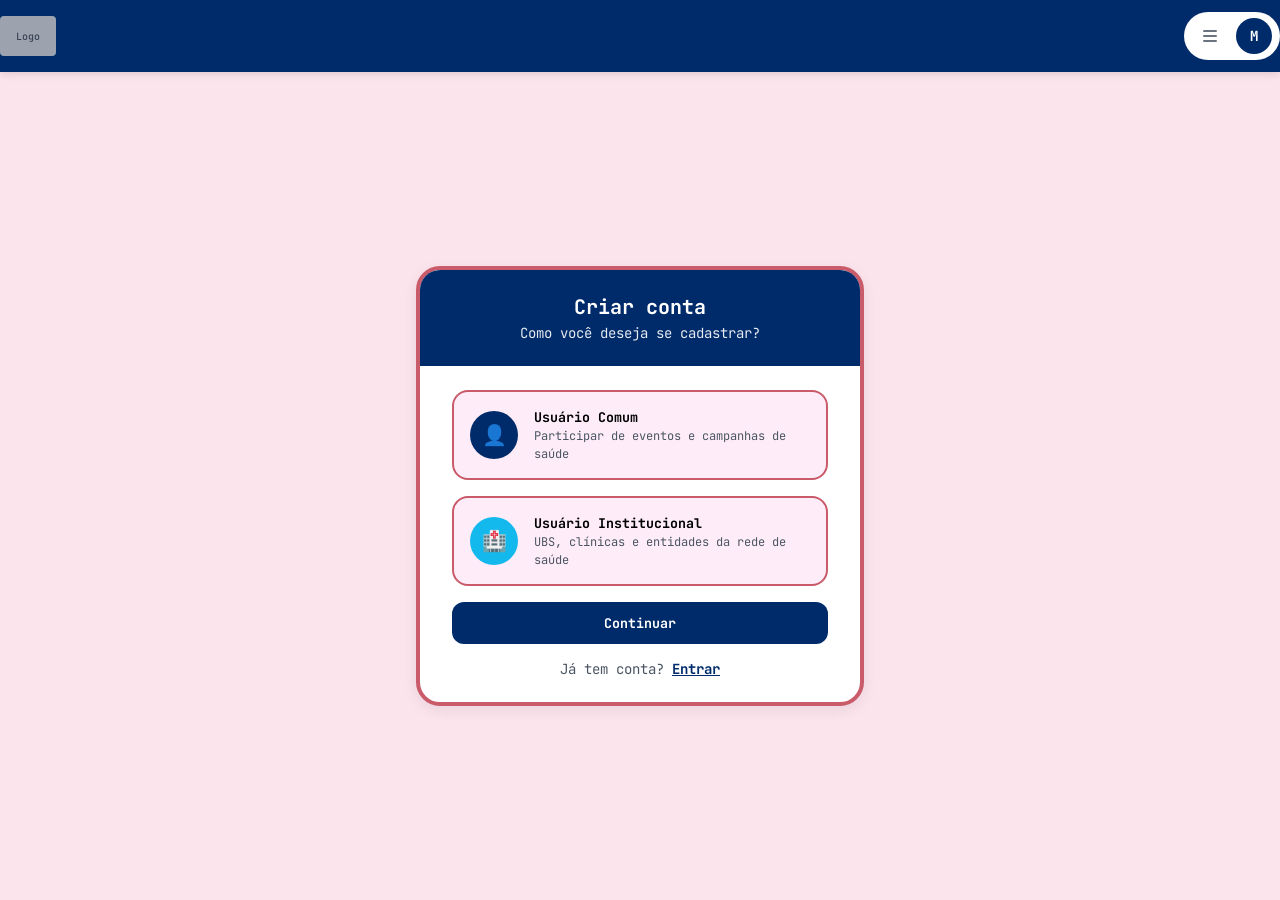
<file: cadastro.html>
<!DOCTYPE html>
<html lang="pt-BR">
<head>
  <meta charset="UTF-8" />
  <meta name="viewport" content="width=device-width, initial-scale=1.0" />
  <title>Cadastro — Hub Saúde</title>
  <link rel="stylesheet" href="css/global.css" />
  <link rel="stylesheet" href="css/cadastro.css" />
</head>
<body class="page-cadastro page-layout--centered">
  <div id="header-root"></div>

  <main>
    <section id="step-tipo" class="hub-card-auth">
      <div class="hub-card-auth-header">
        <h1>Criar conta</h1>
        <p>Como você deseja se cadastrar?</p>
      </div>
      <div class="hub-card-auth-body cadastro-tipo-list">
        <button type="button" data-tipo="comum" class="cadastro-tipo-btn">
          <span class="cadastro-tipo-btn__icon cadastro-tipo-btn__icon--comum" aria-hidden="true">👤</span>
          <div>
            <span class="cadastro-tipo-btn__title">Usuário Comum</span>
            <span class="cadastro-tipo-btn__desc">Participar de eventos e campanhas de saúde</span>
          </div>
        </button>
        <button type="button" data-tipo="institucional" class="cadastro-tipo-btn">
          <span class="cadastro-tipo-btn__icon cadastro-tipo-btn__icon--inst" aria-hidden="true">🏥</span>
          <div>
            <span class="cadastro-tipo-btn__title">Usuário Institucional</span>
            <span class="cadastro-tipo-btn__desc">UBS, clínicas e entidades da rede de saúde</span>
          </div>
        </button>
        <button type="button" id="btn-continuar-tipo" class="hub-btn hub-btn--primary hub-btn--block">Continuar</button>
        <p class="cadastro-login-link">
          Já tem conta? <a href="login.html" class="hub-link">Entrar</a>
        </p>
      </div>
    </section>

    <section id="step-form" class="hub-card-auth is-hidden">
      <div class="hub-card-auth-header">
        <h2>Dados de cadastro</h2>
        <p>Perfil: <span id="tipo-selecionado-label" class="cadastro-perfil-label">—</span></p>
      </div>
      <form id="form-cadastro" class="hub-card-auth-body hub-form">
        <div id="campos-dinamicos"></div>
        <div class="cadastro-step-actions">
          <button type="button" id="btn-voltar" class="hub-btn hub-btn--outline">Voltar</button>
          <button type="submit" class="hub-btn hub-btn--primary">Finalizar</button>
        </div>
      </form>
    </section>

    <section id="step-sucesso" class="hub-card-auth cadastro-sucesso is-hidden">
      <div class="cadastro-sucesso__emoji" aria-hidden="true">✅</div>
      <h2>Cadastro realizado!</h2>
      <p>Sua conta foi criada com sucesso (simulação).</p>
      <button type="button" id="btn-ir-login" class="hub-btn hub-btn--primary hub-btn--block">Ir para o login</button>
      <a href="index.html" class="hub-link">Explorar eventos sem login</a>
    </section>
  </main>

  <script type="module" src="js/pages/cadastro.js"></script>
</body>
</html>
</file>
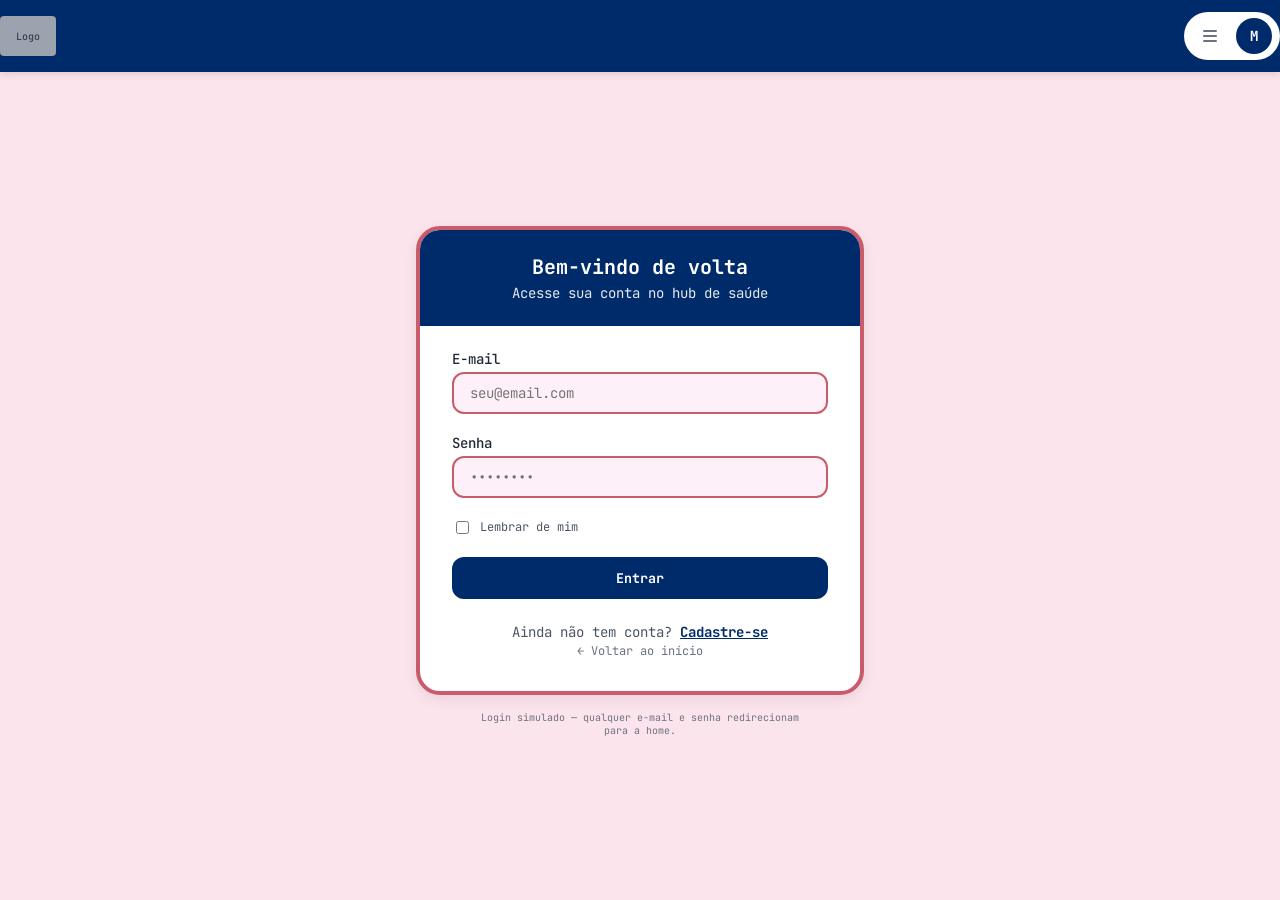
<file: login.html>
<!DOCTYPE html>
<html lang="pt-BR">
<head>
  <meta charset="UTF-8" />
  <meta name="viewport" content="width=device-width, initial-scale=1.0" />
  <title>Entrar — Hub Saúde</title>
  <link rel="stylesheet" href="css/global.css" />
  <link rel="stylesheet" href="css/login.css" />
</head>
<body class="page-login page-layout--centered">
  <div id="header-root"></div>

  <main>
    <div class="auth-wrapper">
      <div class="hub-card-auth">
        <div class="hub-card-auth-header">
          <h1>Bem-vindo de volta</h1>
          <p>Acesse sua conta no hub de saúde</p>
        </div>

        <form id="form-login" class="hub-card-auth-body hub-form">
          <div>
            <label for="email" class="hub-label">E-mail</label>
            <input id="email" name="email" type="email" required autocomplete="email" class="hub-input" placeholder="seu@email.com" />
          </div>
          <div>
            <label for="senha" class="hub-label">Senha</label>
            <input id="senha" name="senha" type="password" required minlength="6" autocomplete="current-password" class="hub-input" placeholder="••••••••" />
          </div>
          <label class="hub-checkbox-row">
            <input type="checkbox" />
            Lembrar de mim
          </label>
          <button type="submit" class="hub-btn hub-btn--primary hub-btn--block">Entrar</button>
        </form>

        <div class="hub-card-auth-footer">
          <p>
            Ainda não tem conta?
            <a href="cadastro.html" class="hub-link">Cadastre-se</a>
          </p>
          <a href="index.html" class="hub-link--muted">← Voltar ao início</a>
        </div>
      </div>

      <p class="hub-footer-note">
        Login simulado — qualquer e-mail e senha redirecionam para a home.
      </p>
    </div>
  </main>

  <script type="module" src="js/pages/login.js"></script>
</body>
</html>
</file>
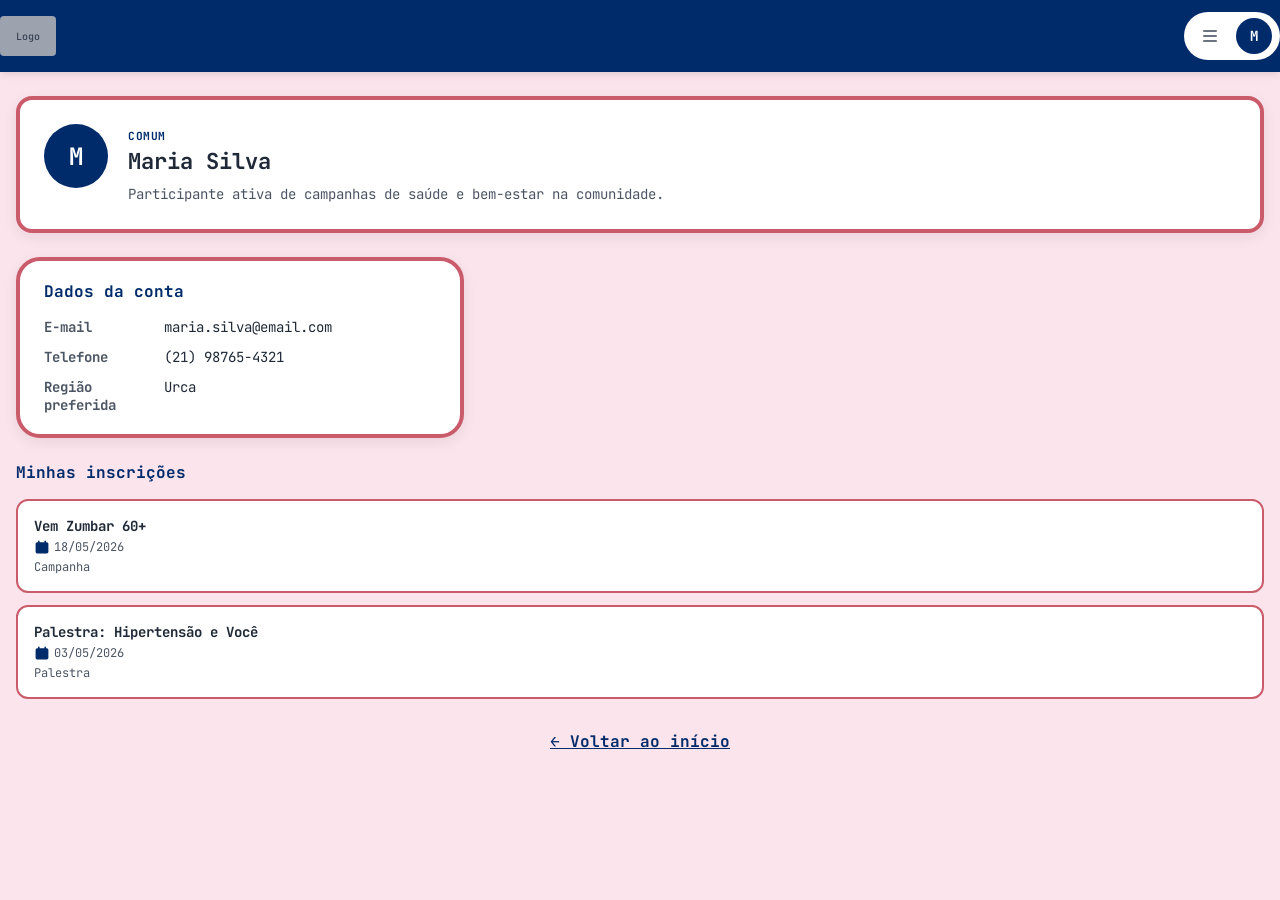
<file: perfil.html>
<!DOCTYPE html>
<html lang="pt-BR">
<head>
  <meta charset="UTF-8" />
  <meta name="viewport" content="width=device-width, initial-scale=1.0" />
  <title>Meu Perfil — Hub Saúde</title>
  <link rel="stylesheet" href="css/global.css" />
  <link rel="stylesheet" href="css/perfil.css" />
</head>
<body class="page-perfil">
  <div id="header-root"></div>

  <main class="hub-container perfil-main">
    <header class="perfil-header">
      <div id="perfil-avatar" class="perfil-avatar">M</div>
      <div class="perfil-header__info">
        <span id="perfil-tipo" class="perfil-tipo">—</span>
        <h1 id="perfil-nome">—</h1>
        <p id="perfil-bio" class="perfil-bio"></p>
      </div>
    </header>

    <section class="perfil-dados hub-card-auth">
      <h2 class="perfil-secao-titulo">Dados da conta</h2>
      <dl class="perfil-dl" id="perfil-dados-lista"></dl>
    </section>

    <section id="perfil-secao-inscricoes" class="perfil-secao is-hidden">
      <h2 class="perfil-secao-titulo">Minhas inscrições</h2>
      <div id="perfil-inscricoes" class="perfil-lista-cards"></div>
    </section>

    <section id="perfil-secao-gerenciados" class="perfil-secao is-hidden">
      <h2 class="perfil-secao-titulo">Eventos gerenciados</h2>
      <div id="perfil-gerenciados" class="perfil-lista-cards"></div>
    </section>

    <section id="perfil-secao-admin" class="perfil-secao is-hidden">
      <h2 class="perfil-secao-titulo">Painel administrativo</h2>
      <ul id="perfil-permissoes" class="perfil-permissoes"></ul>
      <div class="perfil-admin-stats">
        <div class="perfil-stat"><span class="perfil-stat__num">6</span><span class="perfil-stat__label">Eventos ativos</span></div>
        <div class="perfil-stat"><span class="perfil-stat__num">3</span><span class="perfil-stat__label">Postos mapeados</span></div>
        <div class="perfil-stat"><span class="perfil-stat__num">128</span><span class="perfil-stat__label">Inscrições (mock)</span></div>
      </div>
    </section>

    <p class="perfil-voltar">
      <a href="index.html" class="hub-link">← Voltar ao início</a>
    </p>
  </main>

  <script type="module" src="js/pages/perfil.js"></script>
</body>
</html>
</file>
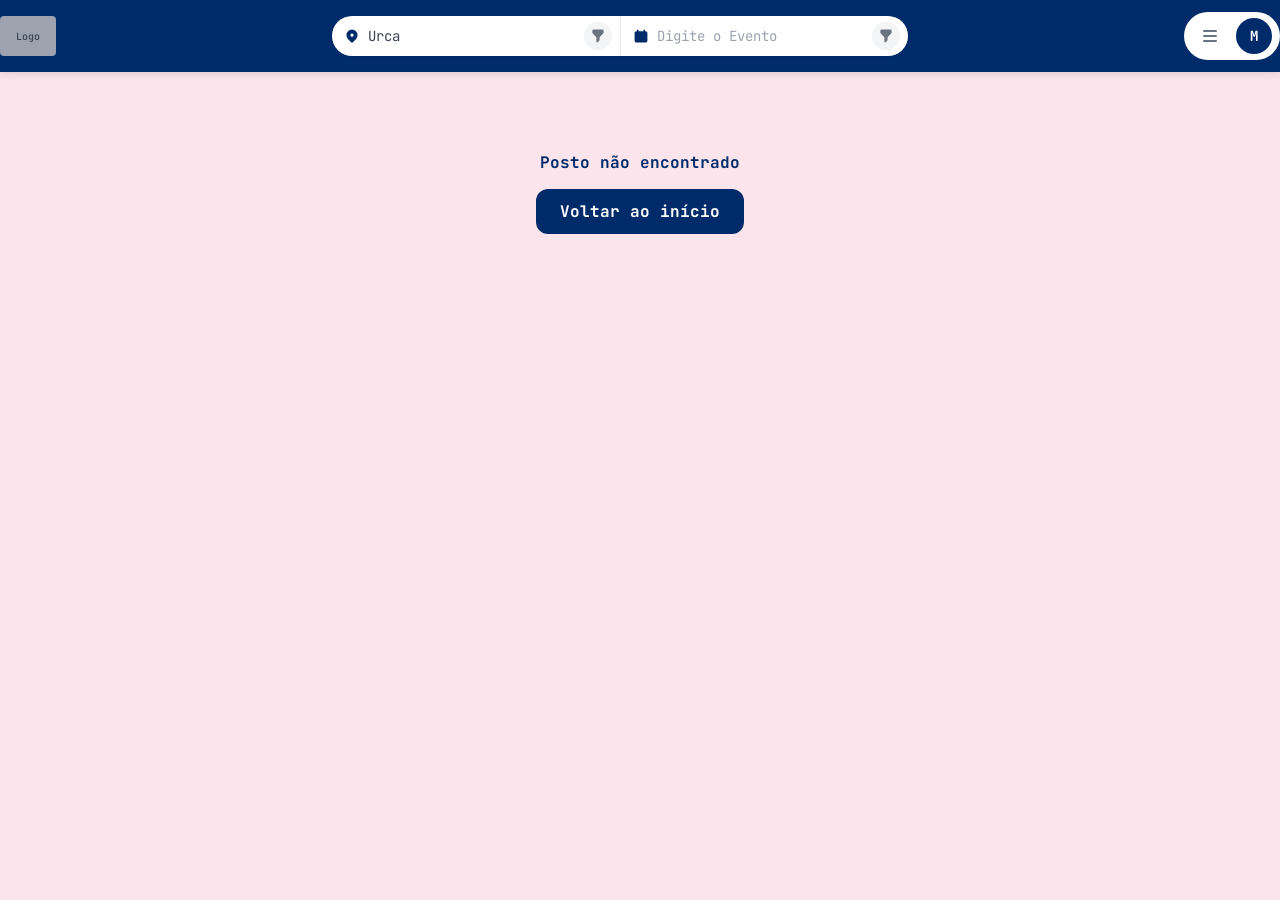
<file: posto.html>
<!DOCTYPE html>
<html lang="pt-BR">
<head>
  <meta charset="UTF-8" />
  <meta name="viewport" content="width=device-width, initial-scale=1.0" />
  <title>Posto de Saúde — Hub Saúde</title>
  <link rel="stylesheet" href="css/global.css" />
  <link rel="stylesheet" href="css/posto.css" />
</head>
<body class="page-posto">
  <div id="header-root"></div>

  <div id="posto-erro" class="posto-erro is-hidden">
    <p>Posto não encontrado</p>
    <a href="index.html" class="hub-btn hub-btn--primary">Voltar ao início</a>
  </div>

  <main id="posto-conteudo" class="hub-container posto-main">
    <div class="posto-hero">
      <div class="posto-hero__icon" aria-hidden="true"></div>
      <div>
        <span id="posto-tag" class="hub-tag">Posto de saúde</span>
        <h1 id="posto-nome" class="posto-hero__titulo">—</h1>
        <p id="posto-endereco" class="posto-hero__meta"></p>
      </div>
    </div>

    <section class="posto-info-grid">
      <div class="posto-card">
        <h2>Horário de funcionamento</h2>
        <p id="posto-horario"></p>
      </div>
      <div class="posto-card">
        <h2>Serviços</h2>
        <ul id="posto-servicos" class="posto-servicos"></ul>
      </div>
    </section>

    <section class="posto-descricao">
      <h2>Sobre o posto</h2>
      <p id="posto-descricao"></p>
    </section>

    <section class="posto-eventos">
      <h2>Eventos nesta região</h2>
      <div id="posto-eventos-lista" class="posto-eventos-lista"></div>
    </section>

    <p class="posto-voltar">
      <a href="index.html" class="hub-link">← Voltar para o mapa</a>
    </p>
  </main>

  <script type="module" src="js/pages/posto.js"></script>
</body>
</html>
</file>
<file: css/global.css>
/* ==========================================================================
   Hub Saúde — estilos globais (elementos compartilhados)
   ========================================================================== */
@import url('https://fonts.googleapis.com/css2?family=JetBrains+Mono:wght@400;500;600;700&display=swap');

:root {
  --cor-primaria:#13b9ed;
  --cor-destaque: #002b6b;

  --cor-fundo: #fce4ec;
  --cor-fundo-claro: #fde2f3;
  --cor-cal-celula: #f8bbd0;
  --cor-borda: #c95b6a;
  --cor-botao-inscrito: #4caf50;
  --raio-card: 1rem;
  --raio-pill: 9999px;
  --sombra-card: 0 4px 14px rgba(0, 0, 0, 0.08);
}

*,
*::before,
*::after {
  box-sizing: border-box;
}

body {
  margin: 0;
  font-family: 'JetBrains Mono', 'Courier New', monospace;
  background-color: var(--cor-fundo);
  color: #1f2937;
  min-height: 100vh;
}

/* Utilitários de cor (complementam Tailwind) */
.bg-hub-header { background-color: var(--cor-destaque); }
.bg-hub-page { background-color: var(--cor-fundo); }
.bg-mapa-header { background-color: var(--cor-primaria); }
.bg-cal-header { background-color: var(--cor-primaria); }
.bg-cal-cell { background-color: var(--cor-cal-celula); }
.text-hub-destaque { color: var(--cor-destaque); }
.border-hub { border-color: var(--cor-borda); }

/* Layout */
.hub-container {
  width: 100%;
  max-width: 80rem;
  margin-left: auto;
  margin-right: auto;
  padding-left: 1rem;
  padding-right: 1rem;
}

.page-layout--centered {
  display: flex;
  flex-direction: column;
  min-height: 100vh;
}

.page-layout--centered main {
  flex: 1;
  display: flex;
  align-items: center;
  justify-content: center;
  padding: 2.5rem 1rem;
}

/* ---------- Cabeçalho ---------- */
.hub-site-header {
  background-color: var(--cor-destaque);
  color: #fff;
  box-shadow: 0 2px 8px rgba(0, 0, 0, 0.12);
  position: sticky;
  top: 0;
  z-index: 40;
}

.hub-header-inner {
  display: flex;
  flex-wrap: wrap;
  align-items: center;
  gap: 0.75rem;
  justify-content: space-between;
  padding: 0.75rem 0;
}

.hub-logo {
  flex-shrink: 0;
  width: 3.5rem;
  height: 2.5rem;
  background: #9ca3af;
  border-radius: 0.25rem;
  display: flex;
  align-items: center;
  justify-content: center;
  font-size: 0.625rem;
  color: #374151;
  font-weight: 500;
  text-decoration: none;
}

.hub-search-wrap {
  position: relative;
  flex: 1;
  display: flex;
  flex-direction: column;
  align-items: stretch;
  justify-content: center;
  min-width: 200px;
  max-width: 36rem;
}

.hub-search {
  display: flex;
  background: #fff;
  border-radius: var(--raio-pill);
  overflow: hidden;
  box-shadow: 0 1px 3px rgba(0, 0, 0, 0.1);
  width: 100%;
  font-size: 0.875rem;
  color: #4b5563;
}

.hub-search-field {
  flex: 1;
  display: flex;
  align-items: center;
  gap: 0.5rem;
  padding: 0.375rem 0.5rem 0.375rem 0.75rem;
  margin: 0;
  min-width: 0;
}

.hub-search-field--divider {
  border-right: 1px solid #e5e7eb;
}

.hub-search-input {
  flex: 1;
  min-width: 0;
  border: none;
  background: transparent;
  font: inherit;
  color: #374151;
  padding: 0.25rem 0;
  outline: none;
}

.hub-search-input::placeholder {
  color: #9ca3af;
}

.hub-search-filtros-btn {
  flex-shrink: 0;
  width: 1.75rem;
  height: 1.75rem;
  border: none;
  border-radius: 50%;
  background: #f3f4f6;
  color: #6b7280;
  cursor: pointer;
  font-size: 0.75rem;
  line-height: 1;
  display: flex;
  align-items: center;
  justify-content: center;
}

.hub-search-filtros-btn:hover,
.hub-search-filtros-btn[aria-expanded='true'] {
  background: var(--cor-fundo-claro);
  color: var(--cor-destaque);
}

.hub-search-filtros {
  position: absolute;
  top: calc(100% + 0.5rem);
  left: 0;
  right: 0;
  z-index: 45;
  background: #fff;
  border: 2px solid var(--cor-borda);
  border-radius: 0.75rem;
  padding: 1rem;
  box-shadow: 0 8px 24px rgba(0, 0, 0, 0.12);
}

.hub-search-filtros__titulo {
  margin: 0 0 0.75rem;
  font-size: 0.75rem;
  font-weight: 700;
  color: var(--cor-destaque);
  text-transform: uppercase;
  letter-spacing: 0.04em;
}

.hub-search-filtros__grid {
  display: grid;
  grid-template-columns: repeat(2, 1fr);
  gap: 0.75rem;
}

#painel-filtros-local .hub-search-filtros__grid {
  grid-template-columns: repeat(3, 1fr);
}

@media (max-width: 640px) {
  #painel-filtros-local .hub-search-filtros__grid {
    grid-template-columns: 1fr;
  }
}

@media (max-width: 520px) {
  .hub-search-filtros__grid {
    grid-template-columns: 1fr;
  }
}

.sr-only {
  position: absolute;
  width: 1px;
  height: 1px;
  padding: 0;
  margin: -1px;
  overflow: hidden;
  clip: rect(0, 0, 0, 0);
  white-space: nowrap;
  border: 0;
}

.hub-icon {
  width: 1rem;
  height: 1rem;
  flex-shrink: 0;
  color: var(--cor-destaque);
}

.hub-icon--lg {
  width: 1.25rem;
  height: 1.25rem;
}

.hub-icon--xl {
  width: 2rem;
  height: 2rem;
}

.hub-icon--filtros,
.hub-icon--menu {
  color: #6b7280;
}

.hub-search-filtros-btn:hover .hub-icon--filtros,
.hub-search-filtros-btn[aria-expanded='true'] .hub-icon--filtros {
  color: var(--cor-destaque);
}

.hub-profile-pill {
  display: flex;
  align-items: center;
  gap: 0.5rem;
  background: #fff;
  border-radius: var(--raio-pill);
  padding: 0.375rem 0.5rem;
  color: #374151;
}

.hub-icon-btn {
  padding: 0.5rem;
  border: none;
  background: transparent;
  border-radius: var(--raio-pill);
  cursor: pointer;
  display: flex;
  align-items: center;
  justify-content: center;
}

.hub-icon-btn:hover {
  background: #f3f4f6;
}

.hub-icon-btn svg {
  width: 1.25rem;
  height: 1.25rem;
}

.hub-avatar {
  width: 2.25rem;
  height: 2.25rem;
  border-radius: 50%;
  background: var(--cor-destaque);
  color: #fff;
  font-size: 0.875rem;
  font-weight: 700;
  border: none;
  cursor: pointer;
  display: flex;
  align-items: center;
  justify-content: center;
  text-decoration: none;
  transition: opacity 0.15s ease;
}

.hub-avatar:hover {
  opacity: 0.9;
}

/* ---------- Popover (mapa + calendário) ---------- */
.hub-popover {
  position: absolute;
  z-index: 9999999;
  min-width: 11rem;
  max-width: 14rem;
  padding: 0.625rem 0.75rem;
  background: #fff;
  border: 2px solid var(--cor-borda);
  border-radius: 0.5rem;
  box-shadow: 0 8px 20px rgba(0, 0, 0, 0.18);
  opacity: 0;
  visibility: hidden;
  transform: translateY(4px) rotate(45deg);
  transition: opacity 0.15s ease, transform 0.15s ease, visibility 0.15s;
  pointer-events: none;
}

.pin-mapa:hover .hub-popover,
.pin-mapa:focus-within .hub-popover

{
  opacity: 1;
  visibility: visible;
   transform: translateY(0px) rotate(45deg);
  pointer-events: auto;
}

.cal-evento-mini-wrap:hover .hub-popover,
.cal-evento-mini-wrap.is-popover-open .hub-popover{
  opacity: 1;
  visibility: visible;
  transform: translateY(0px);
  pointer-events: auto;
  bottom: 100%;
}

.hub-popover__tipo {
  display: flex;
  align-items: center;
  gap: 0.25rem;
  margin: 0 0 0.25rem;
  font-size: 0.6rem;
  font-weight: 700;
  text-transform: uppercase;
  color: var(--cor-destaque);
}

.hub-popover__tipo .hub-icon {
  width: 0.75rem;
  height: 0.75rem;
}

.hub-popover__titulo {
  margin: 0 0 0.25rem;
  font-size: 0.7rem;
  font-weight: 700;
  line-height: 1.2;
}

.hub-popover__meta {
  margin: 0 0 0.5rem;
  font-size: 0.6rem;
  color: #4b5563;
  line-height: 1.3;
}

.hub-popover__link {
  display: inline-block;
  font-size: 0.65rem;
  font-weight: 700;
  color: #fff;
  background: var(--cor-destaque);
  padding: 0.25rem 0.5rem;
  border-radius: 0.25rem;
  text-decoration: none;
}

.hub-popover__link:hover {
  opacity: 0.9;
}

.hub-popover--posto {
  border-color: var(--cor-destaque);
}

.pin-mapa .hub-popover {
  bottom: calc(100% + 8px);
  left: 50%;
  margin-left: -5.5rem;
}

.cal-evento-mini-wrap .hub-popover {
  left: 0;
  right: 0;
  top: calc(100% + 4px);
  overflow: visible;
}

.hub-dropdown {
  position: absolute;
  right: 1rem;
  top: 4rem;
  background: #fff;
  color: #1f2937;
  border-radius: 0.5rem;
  box-shadow: 0 10px 25px rgba(0, 0, 0, 0.15);
  border: 1px solid #e5e7eb;
  padding: 0.5rem 0;
  min-width: 200px;
  z-index: 50;
}

.hub-dropdown.is-hidden,
.is-hidden {
  display: none !important;
}

.hub-dropdown-label {
  padding: 0.5rem 1rem;
  font-size: 0.75rem;
  color: #6b7280;
  border-bottom: 1px solid #f3f4f6;
  margin: 0;
}

.hub-dropdown-item {
  display: block;
  width: 100%;
  text-align: left;
  padding: 0.5rem 1rem;
  font-size: 0.875rem;
  border: none;
  background: transparent;
  cursor: pointer;
  color: inherit;
  text-decoration: none;
  font-family: inherit;
}

.hub-dropdown-item:hover {
  background: #fdf2f8;
}

.hub-dropdown hr {
  margin: 0.25rem 0;
  border: none;
  border-top: 1px solid #f3f4f6;
}

/* ---------- Modal ---------- */
.hub-modal {
  position: fixed;
  inset: 0;
  z-index: 50;
  display: flex;
  align-items: flex-start;
  justify-content: center;
  padding: 6rem 1rem 1rem;
  background: rgba(0, 0, 0, 0.35);
}

.hub-modal-panel {
  background: #fff;
  border-radius: 1rem;
  box-shadow: 0 20px 40px rgba(0, 0, 0, 0.2);
  width: 100%;
  max-width: 28rem;
  padding: 1.5rem;
  position: relative;
}

.hub-modal-close {
  position: absolute;
  top: 0.75rem;
  right: 0.75rem;
  border: none;
  background: transparent;
  font-size: 1.5rem;
  color: #9ca3af;
  cursor: pointer;
  line-height: 1;
}

.hub-modal-close:hover {
  color: #4b5563;
}

.hub-modal-title {
  font-size: 1.125rem;
  font-weight: 700;
  color: var(--cor-destaque);
  margin: 0 0 1rem;
}

.hub-modal-form {
  display: flex;
  flex-direction: column;
  gap: 1rem;
  font-size: 0.875rem;
}

/* ---------- Botões ---------- */
.hub-btn {
  display: inline-flex;
  align-items: center;
  justify-content: center;
  font-family: inherit;
  font-weight: 700;
  border: none;
  cursor: pointer;
  text-decoration: none;
  transition: opacity 0.15s ease;
  border-radius: 0.75rem;
}

.hub-btn:hover {
  opacity: 0.9;
}

.hub-btn--primary {
  background-color: var(--cor-destaque);
  color: #fff;
  padding: 0.75rem 1.5rem;
}

.hub-btn--primary.hub-btn--block {
  width: 100%;
}

.hub-btn--outline {
  background: transparent;
  color: var(--cor-destaque);
  border: 2px solid var(--cor-borda);
  padding: 0.75rem 1.5rem;
}

.hub-btn--outline:hover {
  background: #fdf2f8;
  opacity: 1;
}

/* ---------- Formulários ---------- */
.hub-label {
  display: block;
  font-size: 0.875rem;
  font-weight: 500;
  margin-bottom: 0.25rem;
}

.hub-input,
.hub-select {
  width: 100%;
  border: 2px solid var(--cor-borda);
  border-radius: 0.75rem;
  padding: 0.625rem 1rem;
  font-family: inherit;
  font-size: 0.875rem;
  background: rgba(253, 226, 243, 0.5);
}

.hub-input:focus,
.hub-select:focus {
  outline: none;
  box-shadow: 0 0 0 2px var(--cor-destaque);
}

.hub-select--modal {
  border: 1px solid #d1d5db;
  background: #fff;
  border-radius: 0.5rem;
}

/* ---------- Cards / painéis ---------- */
.hub-panel {
  background: #fff;
  border-radius: 1rem;
  overflow: hidden;
  box-shadow: var(--sombra-card);
}

.hub-panel-header {
  display: flex;
  align-items: center;
  gap: 0.5rem;
  padding: 0.75rem 1rem;
  color: #fff;
  font-size: 0.875rem;
  font-weight: 700;
  letter-spacing: 0.05em;
}

.hub-card-auth {
  background: #fff;
  border-radius: 1.5rem;
  box-shadow: var(--sombra-card);
  border: 4px solid var(--cor-borda);
  overflow: hidden;
  width: 100%;
  max-width: 28rem;
}

.hub-card-auth-header {
  background-color: var(--cor-destaque);
  color: #fff;
  text-align: center;
  padding: 1.5rem 1rem;
}

.hub-card-auth-header h1,
.hub-card-auth-header h2 {
  margin: 0;
  font-size: 1.25rem;
}

.hub-card-auth-header p {
  margin: 0.25rem 0 0;
  font-size: 0.875rem;
  opacity: 0.9;
}

.hub-card-auth-body {
  padding: 1.5rem 2rem;
}

.hub-form {
  display: flex;
  flex-direction: column;
  gap: 1.25rem;
}

.hub-tag {
  display: inline-block;
  border: 2px solid var(--cor-borda);
  color: var(--cor-destaque);
  padding: 0.25rem 1rem;
  border-radius: var(--raio-pill);
  font-size: 0.75rem;
  font-weight: 500;
  background: #fff;
}

.hub-link {
  color: var(--cor-destaque);
  font-weight: 700;
  text-decoration: underline;
}

.hub-link:hover {
  opacity: 0.8;
}

.hub-link--muted {
  color: #6b7280;
  font-weight: 400;
  font-size: 0.75rem;
  text-decoration: none;
}

.hub-link--muted:hover {
  color: var(--cor-destaque);
}

.hub-meta-row {
  display: flex;
  align-items: center;
  gap: 0.5rem;
  font-size: 0.875rem;
}

.hub-footer-note {
  text-align: center;
  font-size: 0.625rem;
  color: #6b7280;
  margin-top: 1rem;
  max-width: 20rem;
  margin-left: auto;
  margin-right: auto;
}
</file>
<file: css/cadastro.css>
/* ==========================================================================
   Página de cadastro
   ========================================================================== */

.page-cadastro main {
  flex: 1;
  max-width: 32rem;
  width: 100%;
  margin: 0 auto;
  padding: 2rem 1rem;
}

.cadastro-tipo-btn {
  width: 100%;
  display: flex;
  align-items: center;
  gap: 1rem;
  padding: 1rem;
  border-radius: 1rem;
  border: 2px solid var(--cor-borda);
  background: rgba(253, 226, 243, 0.6);
  cursor: pointer;
  text-align: left;
  font-family: inherit;
  transition: background 0.15s ease, box-shadow 0.15s ease, transform 0.15s ease;
}

.cadastro-tipo-btn:hover {
  background: var(--cor-fundo-claro);
}

.cadastro-tipo-btn.is-selected {
  box-shadow: 0 0 0 4px var(--cor-destaque);
  transform: scale(1.02);
}

.cadastro-tipo-btn__icon {
  width: 3rem;
  height: 3rem;
  border-radius: 50%;
  display: flex;
  align-items: center;
  justify-content: center;
  font-size: 1.25rem;
  flex-shrink: 0;
  color: #fff;
}

.cadastro-tipo-btn__icon--comum {
  background-color: var(--cor-destaque);
}

.cadastro-tipo-btn__icon--inst {
  background-color: var(--cor-primaria);
}

.cadastro-tipo-btn__title {
  font-weight: 700;
  display: block;
}

.cadastro-tipo-btn__desc {
  font-size: 0.75rem;
  color: #4b5563;
}

.cadastro-step-actions {
  display: flex;
  gap: 0.75rem;
  padding-top: 0.5rem;
}

.cadastro-step-actions .hub-btn {
  flex: 1;
}

.cadastro-sucesso {
  padding: 2rem;
  text-align: center;
}

.cadastro-sucesso__emoji {
  font-size: 3rem;
  margin-bottom: 1rem;
}

.cadastro-sucesso h2 {
  font-size: 1.25rem;
  font-weight: 700;
  color: var(--cor-destaque);
  margin: 0 0 0.5rem;
}

.cadastro-sucesso p {
  font-size: 0.875rem;
  color: #4b5563;
  margin: 0 0 1.5rem;
}

.cadastro-tipo-list {
  display: flex;
  flex-direction: column;
  gap: 1rem;
}

.cadastro-login-link {
  text-align: center;
  font-size: 0.875rem;
  color: #4b5563;
  margin: 0;
}

.cadastro-perfil-label {
  font-weight: 700;
}
</file>
<file: css/login.css>
/* ==========================================================================
   Página de login
   ========================================================================== */

.page-login .auth-wrapper {
  width: 100%;
  max-width: 28rem;
}

.page-login .hub-card-auth-footer {
  padding: 0 1.5rem 2rem;
  text-align: center;
  font-size: 0.875rem;
}

.page-login .hub-card-auth-footer p {
  margin: 0;
  color: #4b5563;
}

.page-login .hub-checkbox-row {
  display: flex;
  align-items: center;
  gap: 0.5rem;
  font-size: 0.75rem;
  color: #4b5563;
  cursor: pointer;
}

.page-login .hub-checkbox-row input {
  accent-color: var(--cor-destaque);
}
</file>
<file: css/perfil.css>
/* Página de perfil do usuário */

.perfil-main {
  padding: 1.5rem 1rem 3rem;
}

.perfil-header {
  display: flex;
  gap: 1.25rem;
  align-items: flex-start;
  margin-bottom: 1.5rem;
  padding: 1.5rem;
  background: #fff;
  border-radius: 1rem;
  border: 4px solid var(--cor-borda);
  box-shadow: var(--sombra-card);
}

.perfil-avatar {
  width: 4rem;
  height: 4rem;
  border-radius: 50%;
  background: var(--cor-destaque);
  color: #fff;
  font-size: 1.5rem;
  font-weight: 700;
  display: flex;
  align-items: center;
  justify-content: center;
  flex-shrink: 0;
}

.perfil-tipo {
  display: inline-block;
  font-size: 0.7rem;
  font-weight: 700;
  text-transform: uppercase;
  letter-spacing: 0.05em;
  color: var(--cor-destaque);
  margin-bottom: 0.25rem;
}

.perfil-header h1 {
  margin: 0 0 0.5rem;
  font-size: 1.375rem;
}

.perfil-bio {
  margin: 0;
  font-size: 0.875rem;
  color: #4b5563;
  line-height: 1.5;
}

.perfil-dados {
  margin-bottom: 1.5rem;
  padding: 1.25rem 1.5rem;
}

.perfil-secao-titulo {
  margin: 0 0 1rem;
  font-size: 1rem;
  color: var(--cor-destaque);
}

.perfil-dl {
  margin: 0;
  display: grid;
  gap: 0.75rem;
}

.perfil-dl div {
  display: grid;
  grid-template-columns: 7rem 1fr;
  gap: 0.5rem;
  font-size: 0.875rem;
}

.perfil-dl dt {
  font-weight: 700;
  color: #4b5563;
}

.perfil-dl dd {
  margin: 0;
}

.perfil-secao {
  margin-bottom: 1.5rem;
}

.perfil-lista-cards {
  display: grid;
  gap: 0.75rem;
}

.perfil-mini-card {
  display: grid;
  gap: 0.25rem;
  padding: 1rem;
  background: #fff;
  border: 2px solid var(--cor-borda);
  border-radius: 0.75rem;
  text-decoration: none;
  color: inherit;
  transition: box-shadow 0.15s ease;
}

.perfil-mini-card:hover {
  box-shadow: var(--sombra-card);
}

.perfil-mini-card strong {
  font-size: 0.875rem;
}

.perfil-mini-card span {
  display: flex;
  align-items: center;
  gap: 0.25rem;
  font-size: 0.75rem;
  color: #4b5563;
}

.perfil-vazio {
  font-size: 0.875rem;
  color: #6b7280;
  margin: 0;
}

.perfil-permissoes {
  margin: 0 0 1rem;
  padding-left: 1.25rem;
  font-size: 0.875rem;
}

.perfil-admin-stats {
  display: grid;
  grid-template-columns: repeat(3, 1fr);
  gap: 0.75rem;
}

.perfil-stat {
  background: var(--cor-fundo-claro);
  border: 2px solid var(--cor-borda);
  border-radius: 0.75rem;
  padding: 1rem;
  text-align: center;
}

.perfil-stat__num {
  display: block;
  font-size: 1.5rem;
  font-weight: 700;
  color: var(--cor-destaque);
}

.perfil-stat__label {
  font-size: 0.65rem;
  color: #4b5563;
}

.perfil-voltar {
  text-align: center;
  margin-top: 2rem;
}

@media (max-width: 520px) {
  .perfil-dl div {
    grid-template-columns: 1fr;
  }

  .perfil-admin-stats {
    grid-template-columns: 1fr;
  }
}
</file>
<file: css/posto.css>
/* Página do posto de saúde */

.page-posto .posto-main {
  padding: 1.5rem 1rem 3rem;
}

.posto-erro {
  text-align: center;
  padding: 4rem 1rem;
}

.posto-erro p {
  font-weight: 700;
  color: var(--cor-destaque);
  margin-bottom: 1rem;
}

.posto-hero {
  display: flex;
  gap: 1rem;
  align-items: flex-start;
  margin-bottom: 1.5rem;
  padding: 1.25rem;
  background: #fff;
  border-radius: 1rem;
  border: 4px solid var(--cor-borda);
  box-shadow: var(--sombra-card);
}

.posto-hero__icon {
  flex-shrink: 0;
  width: 3.5rem;
  height: 3.5rem;
  border-radius: 50%;
  background: var(--cor-destaque);
  display: flex;
  align-items: center;
  justify-content: center;
  color: #fff;
}

.posto-hero__titulo {
  margin: 0.5rem 0 0.25rem;
  font-size: 1.25rem;
}

.posto-hero__meta {
  margin: 0;
  font-size: 0.875rem;
  color: #4b5563;
}

.posto-info-grid {
  display: grid;
  grid-template-columns: 1fr;
  gap: 1rem;
  margin-bottom: 1.5rem;
}

@media (min-width: 640px) {
  .posto-info-grid {
    grid-template-columns: 1fr 1fr;
  }
}

.posto-card {
  background: #fff;
  border-radius: 0.75rem;
  padding: 1rem;
  border: 2px solid var(--cor-borda);
}

.posto-card h2 {
  margin: 0 0 0.5rem;
  font-size: 0.875rem;
  color: var(--cor-destaque);
}

.posto-servicos {
  margin: 0;
  padding-left: 1.25rem;
  font-size: 0.875rem;
}

.posto-descricao {
  background: var(--cor-fundo-claro);
  border: 2px solid var(--cor-borda);
  border-radius: 1rem;
  padding: 1.25rem;
  margin-bottom: 1.5rem;
}

.posto-descricao h2 {
  margin: 0 0 0.75rem;
  font-size: 1rem;
}

.posto-eventos h2 {
  margin-bottom: 1rem;
}

.posto-eventos-lista {
  display: grid;
  gap: 0.75rem;
}

.posto-voltar {
  margin-top: 2rem;
  text-align: center;
}
</file>
